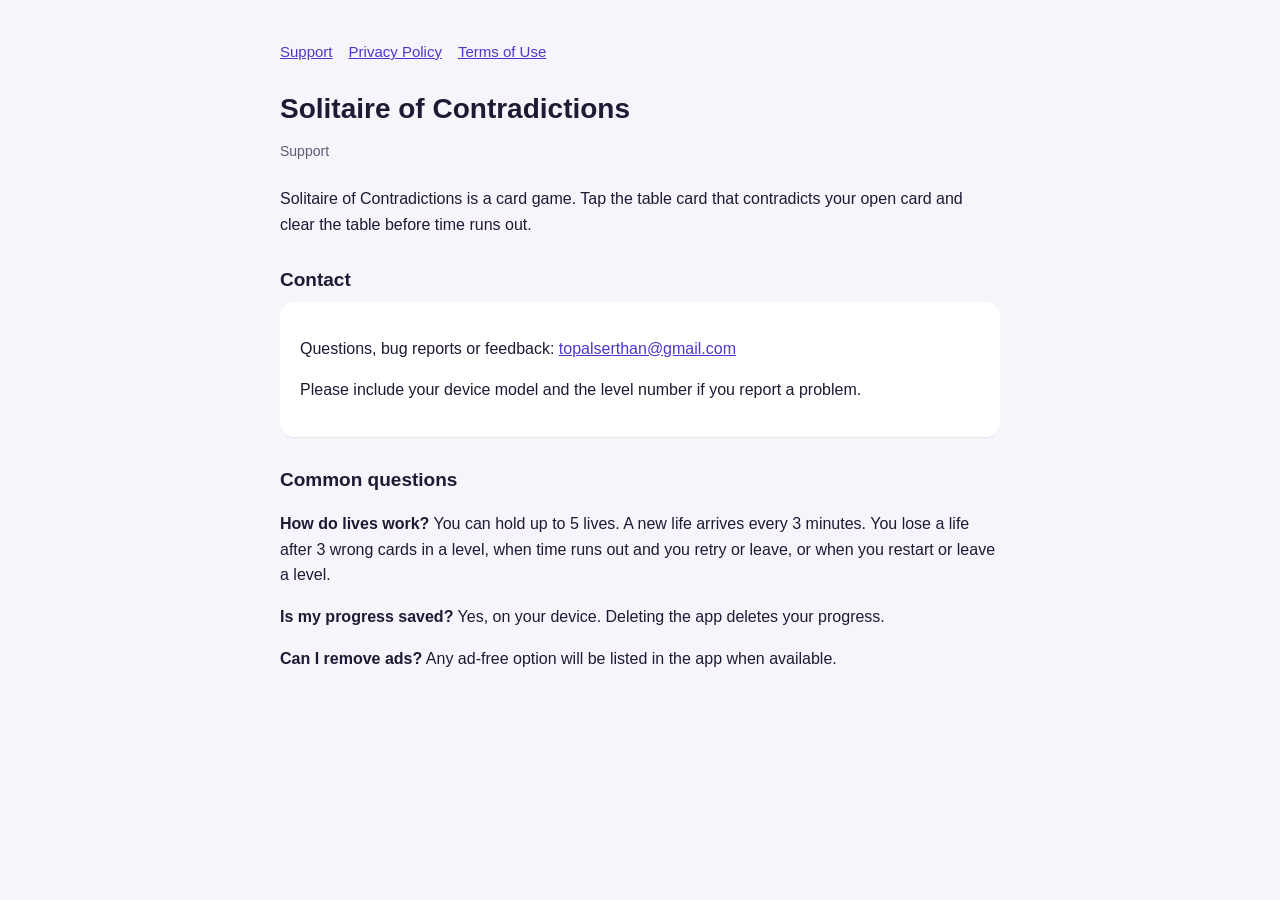
<file: index.html>
<!doctype html><html lang="en"><head><meta charset="utf-8"><meta name="viewport" content="width=device-width,initial-scale=1"><title>Solitaire of Contradictions · Support</title><link rel="stylesheet" href="style.css"></head><body><main>
<nav><a href="./">Support</a><a href="privacy.html">Privacy Policy</a><a href="terms.html">Terms of Use</a></nav>
<h1>Solitaire of Contradictions</h1><p class="meta">Support</p>
<p>Solitaire of Contradictions is a card game. Tap the table card that contradicts your open card and clear the table before time runs out.</p>
<h2>Contact</h2><div class="card"><p>Questions, bug reports or feedback: <a href="mailto:topalserthan@gmail.com">topalserthan@gmail.com</a></p><p>Please include your device model and the level number if you report a problem.</p></div>
<h2>Common questions</h2>
<p><b>How do lives work?</b> You can hold up to 5 lives. A new life arrives every 3 minutes. You lose a life after 3 wrong cards in a level, when time runs out and you retry or leave, or when you restart or leave a level.</p>
<p><b>Is my progress saved?</b> Yes, on your device. Deleting the app deletes your progress.</p>
<p><b>Can I remove ads?</b> Any ad-free option will be listed in the app when available.</p>
</main></body></html>
</file>
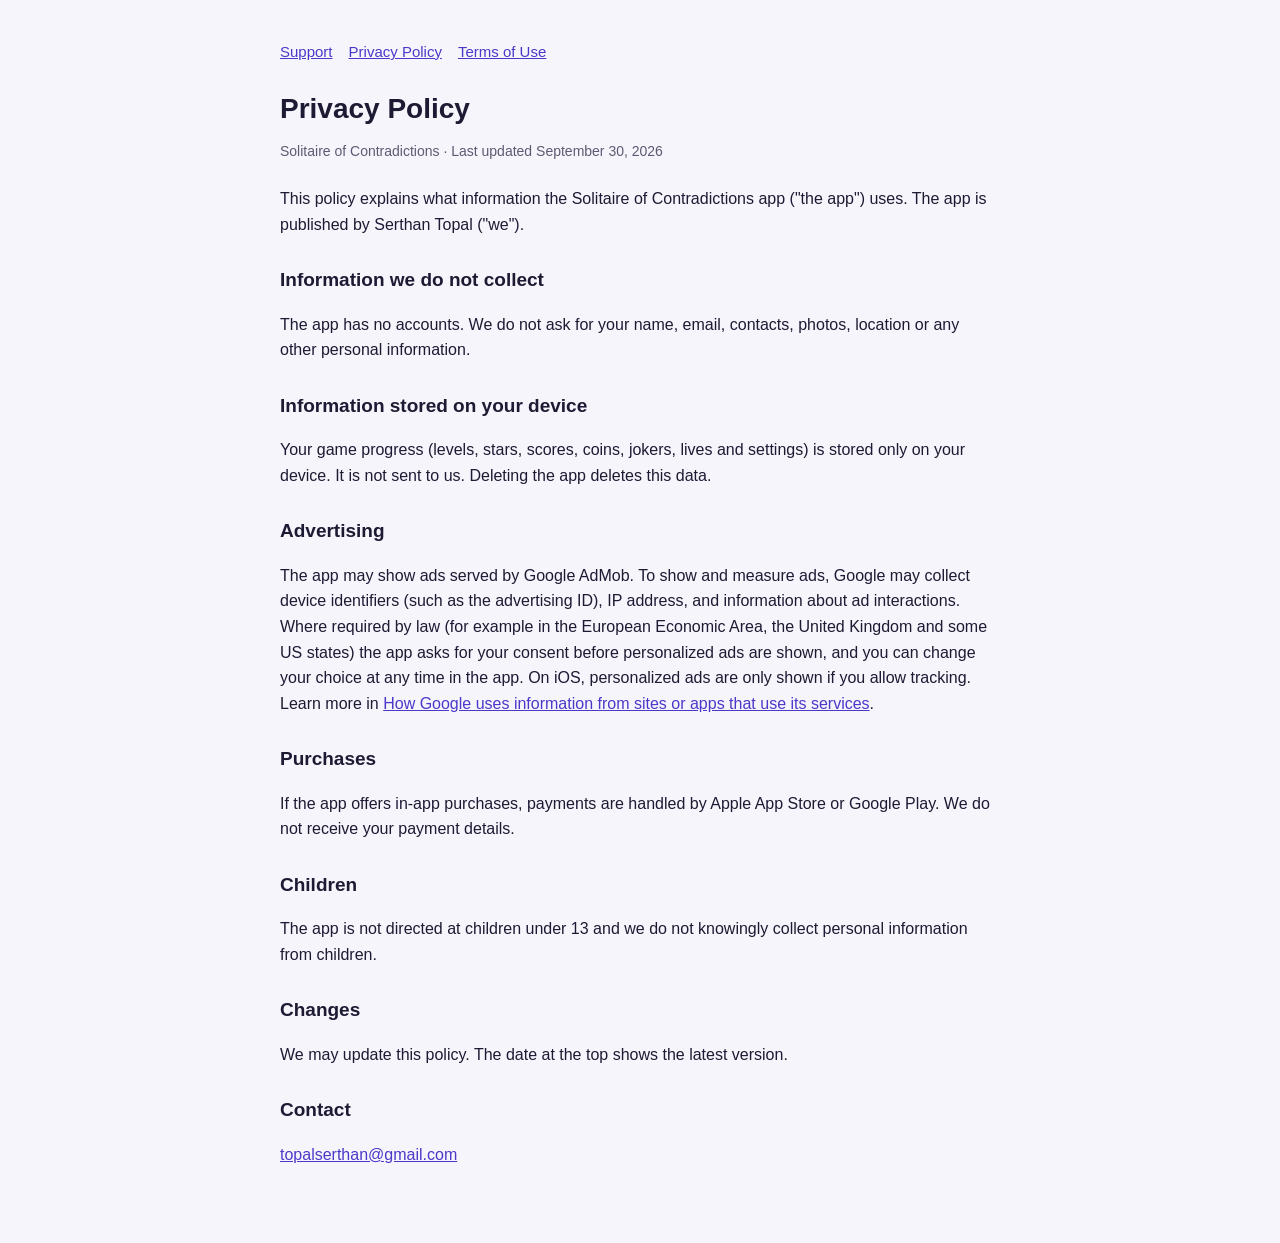
<file: privacy.html>
<!doctype html><html lang="en"><head><meta charset="utf-8"><meta name="viewport" content="width=device-width,initial-scale=1"><title>Solitaire of Contradictions · Privacy Policy</title><link rel="stylesheet" href="style.css"></head><body><main>
<nav><a href="./">Support</a><a href="privacy.html">Privacy Policy</a><a href="terms.html">Terms of Use</a></nav>
<h1>Privacy Policy</h1><p class="meta">Solitaire of Contradictions · Last updated September 30, 2026</p>
<p>This policy explains what information the Solitaire of Contradictions app ("the app") uses. The app is published by Serthan Topal ("we").</p>
<h2>Information we do not collect</h2><p>The app has no accounts. We do not ask for your name, email, contacts, photos, location or any other personal information.</p>
<h2>Information stored on your device</h2><p>Your game progress (levels, stars, scores, coins, jokers, lives and settings) is stored only on your device. It is not sent to us. Deleting the app deletes this data.</p>
<h2>Advertising</h2><p>The app may show ads served by Google AdMob. To show and measure ads, Google may collect device identifiers (such as the advertising ID), IP address, and information about ad interactions. Where required by law (for example in the European Economic Area, the United Kingdom and some US states) the app asks for your consent before personalized ads are shown, and you can change your choice at any time in the app. On iOS, personalized ads are only shown if you allow tracking. Learn more in <a href="https://policies.google.com/technologies/partner-sites">How Google uses information from sites or apps that use its services</a>.</p>
<h2>Purchases</h2><p>If the app offers in-app purchases, payments are handled by Apple App Store or Google Play. We do not receive your payment details.</p>
<h2>Children</h2><p>The app is not directed at children under 13 and we do not knowingly collect personal information from children.</p>
<h2>Changes</h2><p>We may update this policy. The date at the top shows the latest version.</p>
<h2>Contact</h2><p><a href="mailto:topalserthan@gmail.com">topalserthan@gmail.com</a></p>
</main></body></html>
</file>
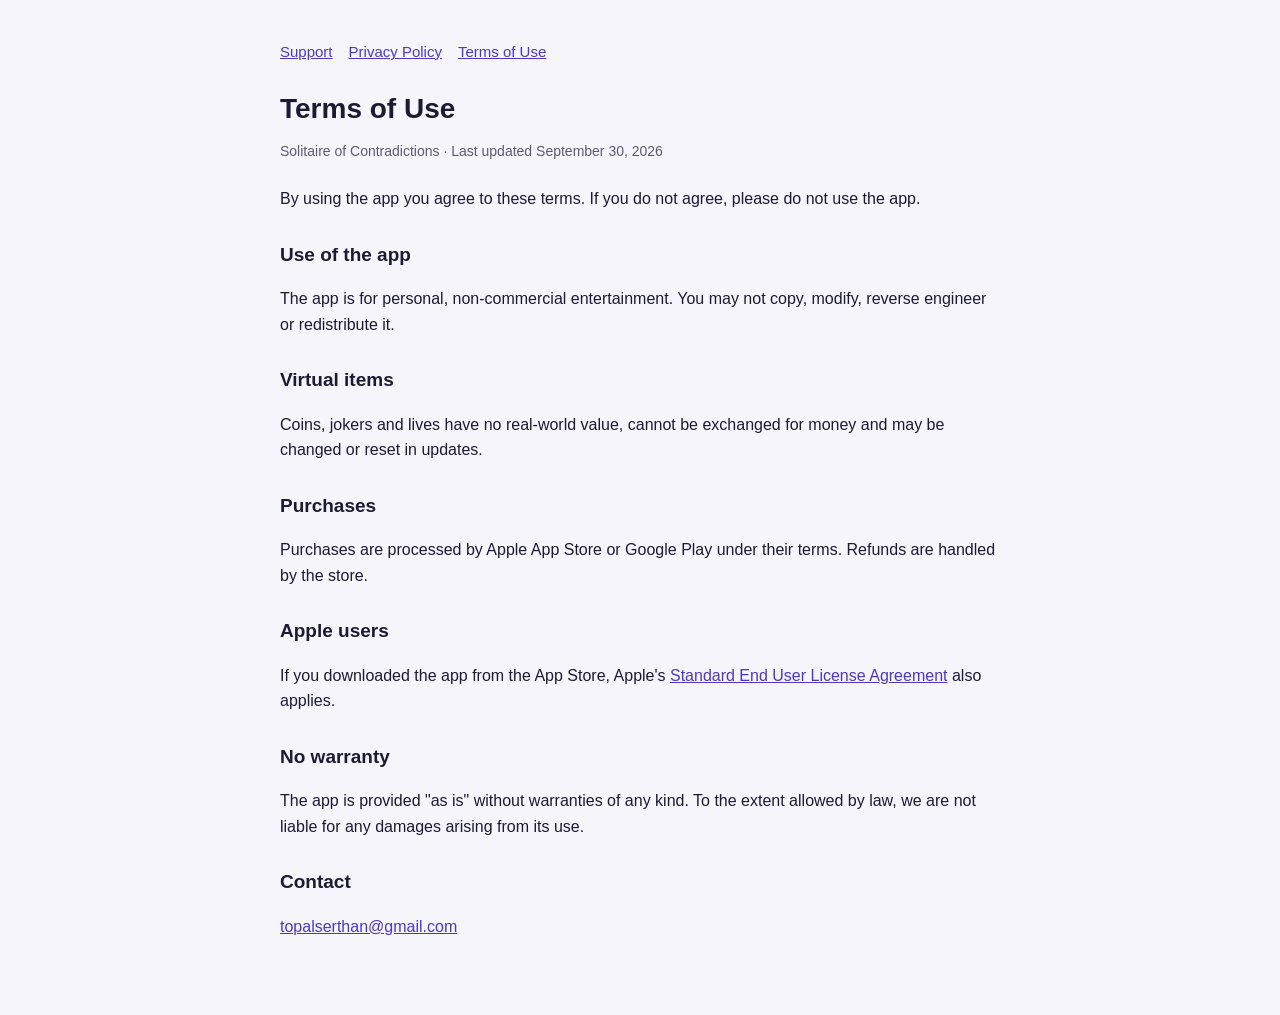
<file: terms.html>
<!doctype html><html lang="en"><head><meta charset="utf-8"><meta name="viewport" content="width=device-width,initial-scale=1"><title>Solitaire of Contradictions · Terms of Use</title><link rel="stylesheet" href="style.css"></head><body><main>
<nav><a href="./">Support</a><a href="privacy.html">Privacy Policy</a><a href="terms.html">Terms of Use</a></nav>
<h1>Terms of Use</h1><p class="meta">Solitaire of Contradictions · Last updated September 30, 2026</p>
<p>By using the app you agree to these terms. If you do not agree, please do not use the app.</p>
<h2>Use of the app</h2><p>The app is for personal, non-commercial entertainment. You may not copy, modify, reverse engineer or redistribute it.</p>
<h2>Virtual items</h2><p>Coins, jokers and lives have no real-world value, cannot be exchanged for money and may be changed or reset in updates.</p>
<h2>Purchases</h2><p>Purchases are processed by Apple App Store or Google Play under their terms. Refunds are handled by the store.</p>
<h2>Apple users</h2><p>If you downloaded the app from the App Store, Apple's <a href="https://www.apple.com/legal/internet-services/itunes/dev/stdeula/">Standard End User License Agreement</a> also applies.</p>
<h2>No warranty</h2><p>The app is provided "as is" without warranties of any kind. To the extent allowed by law, we are not liable for any damages arising from its use.</p>
<h2>Contact</h2><p><a href="mailto:topalserthan@gmail.com">topalserthan@gmail.com</a></p>
</main></body></html>
</file>
<file: style.css>
:root{--bg:#f6f5fb;--ink:#1d1a33;--mute:#5d5a73;--acc:#4a38c9}
*{box-sizing:border-box}body{margin:0;background:var(--bg);color:var(--ink);font:16px/1.6 -apple-system,BlinkMacSystemFont,"Segoe UI",Roboto,sans-serif;padding:0 16px}
main{max-width:720px;margin:0 auto;padding:40px 0 60px}h1{font-size:28px;line-height:1.2;margin:0 0 6px}h2{font-size:19px;margin:28px 0 6px}
p,li{color:var(--ink)}.meta{color:var(--mute);font-size:14px;margin-bottom:24px}a{color:var(--acc)}nav{display:flex;gap:16px;flex-wrap:wrap;margin-bottom:28px;font-size:15px}
.card{background:#fff;border-radius:14px;padding:18px 20px;box-shadow:0 1px 0 rgba(0,0,0,.06)}
</file>
